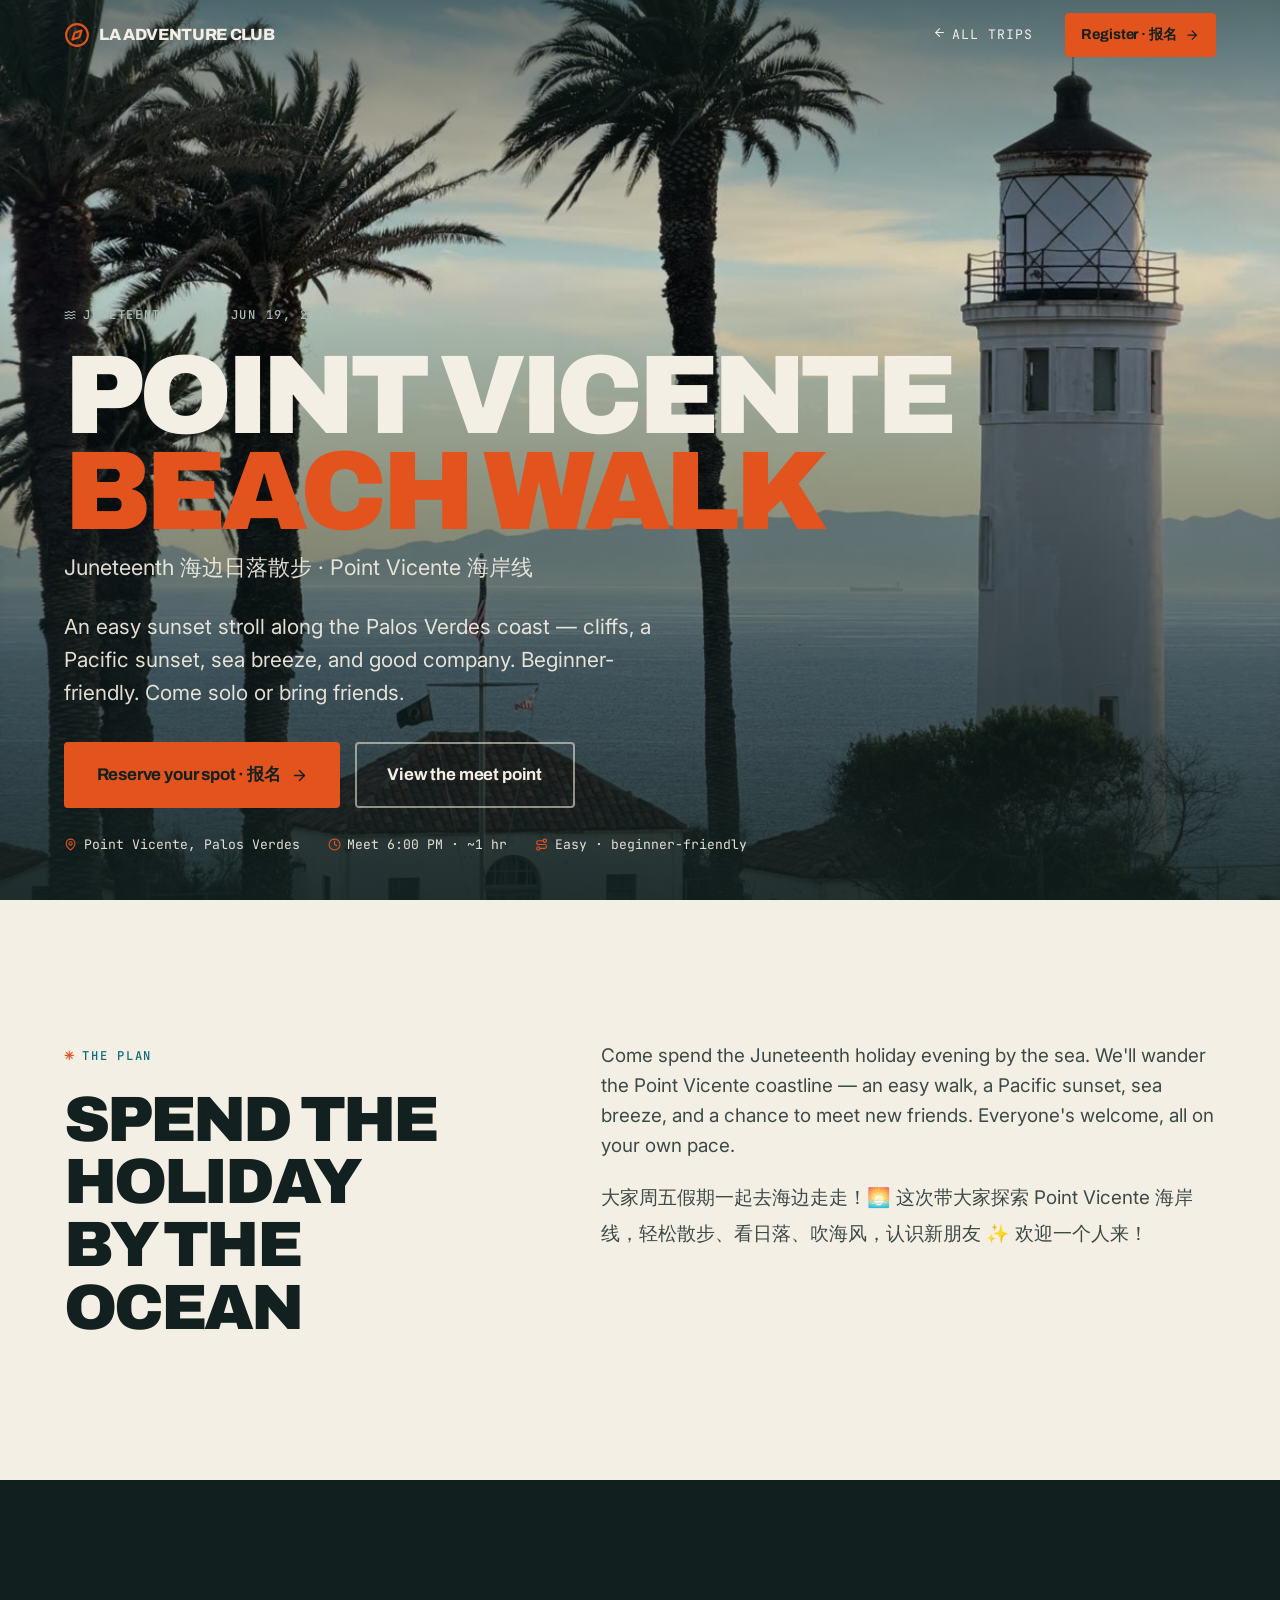
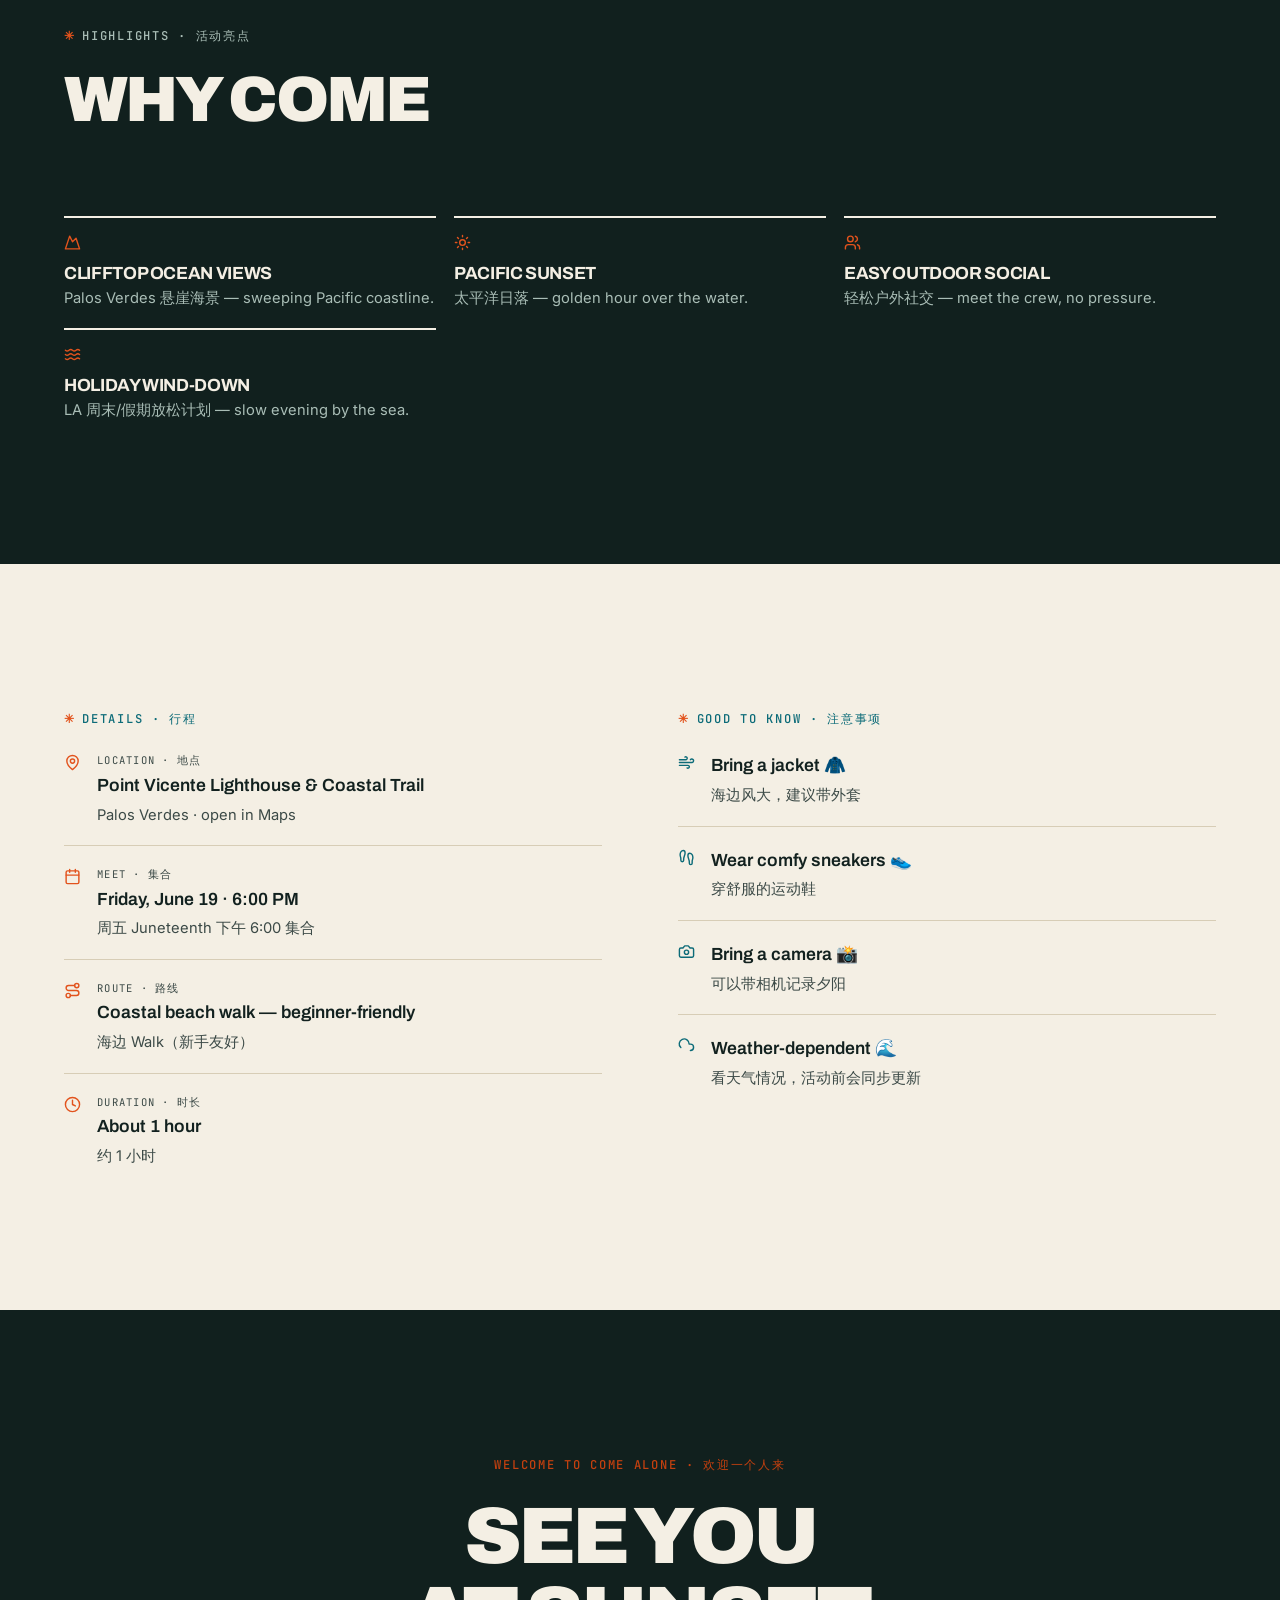
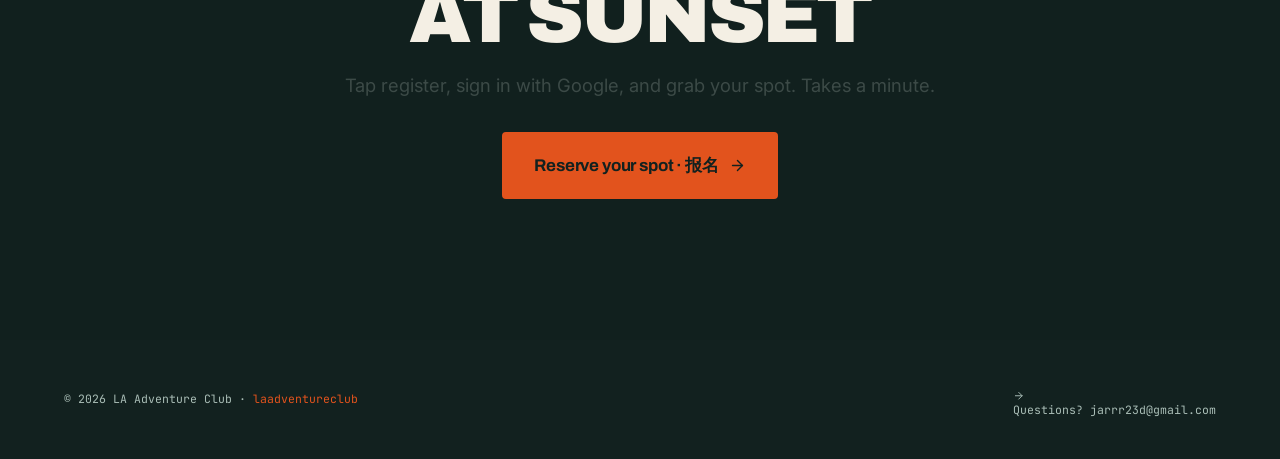
<file: juneteenth.html>
<!DOCTYPE html>
<html lang="en">
<head>
  <meta charset="UTF-8" />
  <meta name="viewport" content="width=device-width, initial-scale=1.0" />
  <title>Juneteenth Point Vicente Beach Walk — LA Adventure Club</title>
  <meta name="description" content="Friday June 19 · 6PM — an easy sunset beach walk along the Palos Verdes coast at Point Vicente. Beginner-friendly, ~1 hour. Come solo or bring friends. 周五假期一起去海边走走！" />
  <meta name="theme-color" content="#10211f" />
  <meta property="og:type" content="website" />
  <meta property="og:title" content="Juneteenth Point Vicente Beach Walk — LA Adventure Club" />
  <meta property="og:description" content="Fri Jun 19 · 6PM · Palos Verdes coast. Sunset, sea breeze, easy walk, new friends. 海边日落散步，欢迎一个人来！" />
  <meta property="og:image" content="assets/img/point-vicente.jpg" />
  <link rel="icon" href="assets/favicon.svg" type="image/svg+xml" />
  <link rel="preconnect" href="https://fonts.googleapis.com" />
  <link rel="preconnect" href="https://fonts.gstatic.com" crossorigin />
  <link href="https://fonts.googleapis.com/css2?family=Archivo:wght@500;600;700;800;900&family=Inter:wght@400;500;600&family=JetBrains+Mono:wght@400;500;700&display=swap" rel="stylesheet" />
  <link rel="stylesheet" href="styles.css" />
</head>
<body>
  <a class="skip-link" href="#main">Skip to content</a>

  <!-- ===== SVG ICON SPRITE ===== -->
  <svg width="0" height="0" class="sprite" aria-hidden="true" focusable="false">
    <defs>
      <symbol id="i-compass" viewBox="0 0 24 24"><circle cx="12" cy="12" r="10"/><polygon points="16.24 7.76 14.12 14.12 7.76 16.24 9.88 9.88 16.24 7.76"/></symbol>
      <symbol id="i-pin" viewBox="0 0 24 24"><path d="M20 10c0 6-8 12-8 12s-8-6-8-12a8 8 0 0 1 16 0Z"/><circle cx="12" cy="10" r="3"/></symbol>
      <symbol id="i-waves" viewBox="0 0 24 24"><path d="M2 6c.6.5 1.2 1 2.5 1C7 7 7 5 9.5 5c2.6 0 2.4 2 5 2 2.5 0 2.5-2 5-2 1.3 0 1.9.5 2.5 1"/><path d="M2 12c.6.5 1.2 1 2.5 1 2.5 0 2.5-2 5-2 2.6 0 2.4 2 5 2 2.5 0 2.5-2 5-2 1.3 0 1.9.5 2.5 1"/><path d="M2 18c.6.5 1.2 1 2.5 1 2.5 0 2.5-2 5-2 2.6 0 2.4 2 5 2 2.5 0 2.5-2 5-2 1.3 0 1.9.5 2.5 1"/></symbol>
      <symbol id="i-mountain" viewBox="0 0 24 24"><path d="m8 3 4 8 5-5 5 15H2L8 3z"/></symbol>
      <symbol id="i-sun" viewBox="0 0 24 24"><circle cx="12" cy="12" r="4"/><path d="M12 2v2M12 20v2M4.93 4.93l1.41 1.41M17.66 17.66l1.41 1.41M2 12h2M20 12h2M6.34 17.66l-1.41 1.41M19.07 4.93l-1.41 1.41"/></symbol>
      <symbol id="i-users" viewBox="0 0 24 24"><path d="M16 21v-2a4 4 0 0 0-4-4H6a4 4 0 0 0-4 4v2"/><circle cx="9" cy="7" r="4"/><path d="M22 21v-2a4 4 0 0 0-3-3.87"/><path d="M16 3.13a4 4 0 0 1 0 7.75"/></symbol>
      <symbol id="i-clock" viewBox="0 0 24 24"><circle cx="12" cy="12" r="10"/><path d="M12 6v6l4 2"/></symbol>
      <symbol id="i-cal" viewBox="0 0 24 24"><rect width="18" height="18" x="3" y="4" rx="2"/><path d="M3 10h18M8 2v4M16 2v4"/></symbol>
      <symbol id="i-route" viewBox="0 0 24 24"><circle cx="6" cy="19" r="3"/><path d="M9 19h8.5a3.5 3.5 0 0 0 0-7h-11a3.5 3.5 0 0 1 0-7H15"/><circle cx="18" cy="5" r="3"/></symbol>
      <symbol id="i-camera" viewBox="0 0 24 24"><path d="M14.5 4h-5L7 7H4a2 2 0 0 0-2 2v9a2 2 0 0 0 2 2h16a2 2 0 0 0 2-2V9a2 2 0 0 0-2-2h-3l-2.5-3z"/><circle cx="12" cy="13" r="3"/></symbol>
      <symbol id="i-wind" viewBox="0 0 24 24"><path d="M12.8 19.6A2 2 0 1 0 14 16H2"/><path d="M17.5 8a2.5 2.5 0 1 1 2 4H2"/><path d="M9.8 4.4A2 2 0 1 1 11 8H2"/></symbol>
      <symbol id="i-shoe" viewBox="0 0 24 24"><path d="M4 16v-2.4C4 11.5 3 10.5 3 8c0-2.7 1.5-6 4.5-6C9.4 2 10 3.8 10 5.5c0 3.1-2 5.7-2 8.7V16a2 2 0 1 1-4 0Z"/><path d="M20 20v-2.4c0-2.1 1-3.1 1-5.6 0-2.7-1.5-6-4.5-6C14.6 6 14 7.8 14 9.5c0 3.1 2 5.7 2 8.7V20a2 2 0 1 0 4 0Z"/></symbol>
      <symbol id="i-cloud" viewBox="0 0 24 24"><path d="M17.5 19a4.5 4.5 0 1 0 0-9h-1.8A7 7 0 1 0 4 14.9"/></symbol>
      <symbol id="i-arrow" viewBox="0 0 24 24"><path d="M5 12h14"/><path d="m12 5 7 7-7 7"/></symbol>
      <symbol id="i-back" viewBox="0 0 24 24"><path d="M19 12H5"/><path d="m12 19-7-7 7-7"/></symbol>
      <symbol id="i-menu" viewBox="0 0 24 24"><path d="M4 6h16M4 12h16M4 18h16"/></symbol>
      <symbol id="i-x" viewBox="0 0 24 24"><path d="M18 6 6 18M6 6l12 12"/></symbol>
    </defs>
  </svg>

  <!-- ===== NAV ===== -->
  <header class="nav" id="nav">
    <div class="nav__inner">
      <a class="brand" href="index.html" aria-label="LA Adventure Club home">
        <svg class="brand__mark" aria-hidden="true"><use href="#i-compass"/></svg>
        <span class="brand__text">LA Adventure Club</span>
      </a>
      <nav class="nav__links" id="navLinks" aria-label="Primary">
        <a href="index.html"><svg aria-hidden="true"><use href="#i-back"/></svg> All trips</a>
        <a class="btn btn--accent btn--sm" href="members.html?event=juneteenth-point-vicente">Register · 报名 <svg aria-hidden="true"><use href="#i-arrow"/></svg></a>
      </nav>
      <button class="nav__toggle" id="navToggle" aria-label="Open menu" aria-expanded="false">
        <svg class="nav__toggle-open" aria-hidden="true"><use href="#i-menu"/></svg>
        <svg class="nav__toggle-close" aria-hidden="true"><use href="#i-x"/></svg>
      </button>
    </div>
  </header>

  <main id="main">
    <!-- ===== HERO ===== -->
    <section class="hero" id="home">
      <div class="hero__media">
        <img src="assets/img/point-vicente.jpg" alt="Point Vicente Lighthouse and palm trees above the Pacific at golden hour, Palos Verdes" style="object-position: 50% 42%;" />
        <div class="hero__scrim"></div>
      </div>
      <div class="hero__grid">
        <p class="kicker kicker--light">
          <svg aria-hidden="true"><use href="#i-waves"/></svg>
          Juneteenth · Fri Jun 19, 2026 · 6:00 PM
        </p>
        <h1 class="hero__title hero__title--sm">
          <span>POINT VICENTE</span>
          <span class="hero__title-accent">BEACH WALK</span>
        </h1>
        <p class="hero__zh">Juneteenth 海边日落散步 · Point Vicente 海岸线</p>
        <p class="hero__sub">An easy sunset stroll along the Palos Verdes coast — cliffs, a Pacific sunset, sea breeze, and good company. Beginner-friendly. Come solo or bring friends.</p>
        <div class="hero__cta">
          <a class="btn btn--accent btn--lg" href="members.html?event=juneteenth-point-vicente">Reserve your spot · 报名 <svg aria-hidden="true"><use href="#i-arrow"/></svg></a>
          <a class="btn btn--outline-light btn--lg" href="https://maps.google.com/?q=Point+Vicente+Interpretive+Center" target="_blank" rel="noopener">View the meet point</a>
        </div>
        <ul class="hero__facts">
          <li><svg aria-hidden="true"><use href="#i-pin"/></svg> Point Vicente, Palos Verdes</li>
          <li><svg aria-hidden="true"><use href="#i-clock"/></svg> Meet 6:00 PM · ~1 hr</li>
          <li><svg aria-hidden="true"><use href="#i-route"/></svg> Easy · beginner-friendly</li>
        </ul>
      </div>
    </section>

    <!-- ===== INTRO ===== -->
    <section class="section">
      <div class="container intro-cols">
        <div>
          <p class="kicker"><span class="section__no">✳</span> The plan</p>
          <h2 class="section__title section__title--sm">Spend the holiday<br />by the ocean</h2>
        </div>
        <div class="intro-body">
          <p>Come spend the Juneteenth holiday evening by the sea. We'll wander the Point Vicente coastline — an easy walk, a Pacific sunset, sea breeze, and a chance to meet new friends. Everyone's welcome, all on your own pace.</p>
          <p class="zh">大家周五假期一起去海边走走！🌅 这次带大家探索 Point Vicente 海岸线，轻松散步、看日落、吹海风，认识新朋友 ✨ 欢迎一个人来！</p>
        </div>
      </div>
    </section>

    <!-- ===== HIGHLIGHTS ===== -->
    <section class="section section--dark">
      <div class="container">
        <header class="section__head">
          <p class="kicker kicker--light"><span class="section__no">✳</span> Highlights · 活动亮点</p>
          <h2 class="section__title section__title--sm">Why come</h2>
        </header>
        <div class="values values--dark">
          <div class="value reveal">
            <svg aria-hidden="true"><use href="#i-mountain"/></svg>
            <h4>Clifftop ocean views</h4>
            <p>Palos Verdes 悬崖海景 — sweeping Pacific coastline.</p>
          </div>
          <div class="value reveal">
            <svg aria-hidden="true"><use href="#i-sun"/></svg>
            <h4>Pacific sunset</h4>
            <p>太平洋日落 — golden hour over the water.</p>
          </div>
          <div class="value reveal">
            <svg aria-hidden="true"><use href="#i-users"/></svg>
            <h4>Easy outdoor social</h4>
            <p>轻松户外社交 — meet the crew, no pressure.</p>
          </div>
          <div class="value reveal">
            <svg aria-hidden="true"><use href="#i-waves"/></svg>
            <h4>Holiday wind-down</h4>
            <p>LA 周末/假期放松计划 — slow evening by the sea.</p>
          </div>
        </div>
      </div>
    </section>

    <!-- ===== DETAILS + GOOD TO KNOW ===== -->
    <section class="section">
      <div class="container evt-cols">
        <div>
          <p class="kicker"><span class="section__no">✳</span> Details · 行程</p>
          <ul class="infolist">
            <li>
              <svg aria-hidden="true"><use href="#i-pin"/></svg>
              <div>
                <p class="infolist__k">Location · 地点</p>
                <p class="infolist__v">Point Vicente Lighthouse &amp; Coastal Trail</p>
                <p class="infolist__sub">Palos Verdes · <a href="https://maps.google.com/?q=Point+Vicente+Interpretive+Center" target="_blank" rel="noopener">open in Maps</a></p>
              </div>
            </li>
            <li>
              <svg aria-hidden="true"><use href="#i-cal"/></svg>
              <div>
                <p class="infolist__k">Meet · 集合</p>
                <p class="infolist__v">Friday, June 19 · 6:00 PM</p>
                <p class="infolist__sub">周五 Juneteenth 下午 6:00 集合</p>
              </div>
            </li>
            <li>
              <svg aria-hidden="true"><use href="#i-route"/></svg>
              <div>
                <p class="infolist__k">Route · 路线</p>
                <p class="infolist__v">Coastal beach walk — beginner-friendly</p>
                <p class="infolist__sub">海边 Walk（新手友好）</p>
              </div>
            </li>
            <li>
              <svg aria-hidden="true"><use href="#i-clock"/></svg>
              <div>
                <p class="infolist__k">Duration · 时长</p>
                <p class="infolist__v">About 1 hour</p>
                <p class="infolist__sub">约 1 小时</p>
              </div>
            </li>
          </ul>
        </div>

        <div>
          <p class="kicker"><span class="section__no">✳</span> Good to know · 注意事项</p>
          <ul class="infolist infolist--notes">
            <li>
              <svg aria-hidden="true"><use href="#i-wind"/></svg>
              <div>
                <p class="infolist__v">Bring a jacket 🧥</p>
                <p class="infolist__sub">海边风大，建议带外套</p>
              </div>
            </li>
            <li>
              <svg aria-hidden="true"><use href="#i-shoe"/></svg>
              <div>
                <p class="infolist__v">Wear comfy sneakers 👟</p>
                <p class="infolist__sub">穿舒服的运动鞋</p>
              </div>
            </li>
            <li>
              <svg aria-hidden="true"><use href="#i-camera"/></svg>
              <div>
                <p class="infolist__v">Bring a camera 📸</p>
                <p class="infolist__sub">可以带相机记录夕阳</p>
              </div>
            </li>
            <li>
              <svg aria-hidden="true"><use href="#i-cloud"/></svg>
              <div>
                <p class="infolist__v">Weather-dependent 🌊</p>
                <p class="infolist__sub">看天气情况，活动前会同步更新</p>
              </div>
            </li>
          </ul>
        </div>
      </div>
    </section>

    <!-- ===== FINAL CTA ===== -->
    <section class="section section--dark evt-cta">
      <div class="container portal__narrow portal__center">
        <p class="kicker kicker--accent">Welcome to come alone · 欢迎一个人来</p>
        <h2 class="portal__title">See you<br />at sunset</h2>
        <p class="portal__lead">Tap register, sign in with Google, and grab your spot. Takes a minute.</p>
        <a class="btn btn--accent btn--lg" href="members.html?event=juneteenth-point-vicente">Reserve your spot · 报名 <svg aria-hidden="true"><use href="#i-arrow"/></svg></a>
      </div>
    </section>
  </main>

  <footer class="footer footer--slim">
    <div class="container footer__sub">
      <p>© <span id="year">2026</span> LA Adventure Club · <a href="index.html" style="color:var(--accent)">laadventureclub</a></p>
      <p><a class="footer__email" href="mailto:jarrr23d@gmail.com"><svg aria-hidden="true"><use href="#i-arrow"/></svg> Questions? jarrr23d@gmail.com</a></p>
    </div>
  </footer>

  <script src="script.js"></script>
</body>
</html>
</file>
<file: styles.css>
/* ===== LA Adventure Club — Exaggerated Minimalism / Editorial ===== */
:root {
  /* high-contrast, single accent + quiet ocean secondary */
  --ink: #12211f;          /* near-black, warm green-black */
  --ink-soft: #3c4a47;
  --paper: #f4efe4;        /* warm paper */
  --paper-2: #ece5d6;
  --paper-3: #e3dbc8;
  --line: #d7cdb6;
  --accent: #e2531d;       /* adventure orange (CTA / interaction) */
  --accent-deep: #c4400f;
  --ocean: #0c6b78;        /* secondary, quiet */
  --white: #ffffff;

  --dark: #11201e;         /* dark sections */
  --dark-2: #18302c;
  --dark-line: #2e433e;
  --on-dark: #f4efe4;
  --on-dark-soft: #a9bdb6;

  --f-display: "Archivo", system-ui, sans-serif;
  --f-body: "Inter", system-ui, sans-serif;
  --f-mono: "JetBrains Mono", ui-monospace, monospace;

  --maxw: 1240px;
  --gut: clamp(20px, 5vw, 64px);
  --r: 4px;
}

* { box-sizing: border-box; }
html { scroll-behavior: smooth; scroll-padding-top: 84px; -webkit-text-size-adjust: 100%; }
body {
  margin: 0; background: var(--paper); color: var(--ink);
  font-family: var(--f-body); font-size: 17px; line-height: 1.6;
  -webkit-font-smoothing: antialiased; overflow-x: hidden;
}
h1, h2, h3, h4 { font-family: var(--f-display); font-weight: 800; line-height: .98; letter-spacing: -.035em; margin: 0; }
p { margin: 0 0 1em; }
a { color: inherit; text-decoration: none; }
img, svg, video { display: block; max-width: 100%; }
.sprite { position: absolute; }
/* default icon rendering: stroke, Lucide-style */
svg:not(.brand__mark):not(.sprite) { width: 1em; height: 1em; fill: none; stroke: currentColor; stroke-width: 2; stroke-linecap: round; stroke-linejoin: round; }

.container { width: min(var(--maxw), 100% - var(--gut) * 2); margin-inline: auto; }

.skip-link { position: absolute; left: -999px; top: 0; z-index: 999; background: var(--ink); color: var(--paper); padding: 10px 16px; }
.skip-link:focus { left: 0; }

:focus-visible { outline: 3px solid var(--accent); outline-offset: 3px; }

/* ===== Kicker / mono labels ===== */
.kicker {
  display: inline-flex; align-items: center; gap: .55em;
  font-family: var(--f-mono); font-weight: 500; font-size: .76rem;
  text-transform: uppercase; letter-spacing: .14em; color: var(--ocean); margin: 0 0 1.4rem;
}
.kicker svg { width: 1.05em; height: 1.05em; }
.kicker--light { color: var(--on-dark-soft); }
.kicker--accent { color: var(--accent-deep); }
.section__no { color: var(--accent); font-weight: 700; }

/* ===== Buttons ===== */
.btn {
  display: inline-flex; align-items: center; justify-content: center; gap: .6em;
  font-family: var(--f-display); font-weight: 700; font-size: 1rem; letter-spacing: -.01em;
  padding: .9em 1.5em; border: 2px solid var(--ink); border-radius: var(--r); cursor: pointer;
  background: var(--ink); color: var(--paper);
  transition: background .2s ease, color .2s ease, border-color .2s ease, transform .12s ease;
}
.btn svg { width: 1.1em; height: 1.1em; transition: transform .2s ease; }
.btn:hover svg { transform: translateX(3px); }
.btn:active { transform: translateY(1px); }
.btn--accent { background: var(--accent); border-color: var(--accent); color: var(--ink); }
.btn--accent:hover { background: var(--ink); border-color: var(--ink); color: var(--paper); }
.btn--outline-light { background: transparent; border-color: rgba(244,239,228,.55); color: var(--on-dark); }
.btn--outline-light:hover { background: var(--on-dark); border-color: var(--on-dark); color: var(--ink); }
.btn--lg { padding: 1.05em 1.8em; font-size: 1.06rem; }
.btn--sm { padding: .6em 1em; font-size: .9rem; }
.btn--block { width: 100%; }

/* ===== Nav ===== */
.nav { position: fixed; inset: 0 0 auto 0; z-index: 100; transition: background .3s ease, border-color .3s ease; border-bottom: 1px solid transparent; }
.nav__inner { width: min(var(--maxw), 100% - var(--gut) * 2); margin-inline: auto; display: flex; align-items: center; justify-content: space-between; height: 70px; }
.nav.scrolled { background: color-mix(in srgb, var(--paper) 90%, transparent); backdrop-filter: blur(12px) saturate(1.1); border-bottom-color: var(--line); }

.brand { display: inline-flex; align-items: center; gap: .55em; font-family: var(--f-display); font-weight: 800; font-size: 1.02rem; letter-spacing: -.02em; text-transform: uppercase; color: var(--on-dark); }
.nav.scrolled .brand { color: var(--ink); }
.brand__mark { width: 26px; height: 26px; fill: none; stroke: var(--accent); stroke-width: 2; stroke-linecap: round; stroke-linejoin: round; }

.nav__links { display: flex; align-items: center; gap: 2rem; }
.nav__links a:not(.btn) { font-family: var(--f-mono); font-size: .82rem; text-transform: uppercase; letter-spacing: .08em; color: var(--on-dark); display: inline-flex; align-items: baseline; gap: .45em; transition: color .2s; }
.nav.scrolled .nav__links a:not(.btn) { color: var(--ink); }
.nav__idx { font-size: .68em; color: var(--accent); }
.nav__links a:not(.btn):hover { color: var(--accent); }
.nav.scrolled .nav__links a:not(.btn):hover { color: var(--accent); }

.nav__toggle { display: none; background: none; border: 0; color: var(--on-dark); cursor: pointer; padding: 6px; }
.nav.scrolled .nav__toggle { color: var(--ink); }
.nav__toggle svg { width: 30px; height: 30px; }
.nav__toggle-close { display: none; }

/* ===== Hero ===== */
.hero { position: relative; isolation: isolate; min-height: 100svh; display: flex; flex-direction: column; justify-content: flex-end; color: var(--on-dark); padding-top: 84px; }
.hero__media { position: absolute; inset: 0; z-index: 0; }
.hero__media img { width: 100%; height: 100%; object-fit: cover; }
.hero__scrim { position: absolute; inset: 0; background:
  linear-gradient(180deg, rgba(17,32,30,.6) 0%, rgba(17,32,30,.15) 30%, rgba(17,32,30,.85) 100%); }

.hero__grid { position: relative; z-index: 1; width: min(var(--maxw), 100% - var(--gut) * 2); margin-inline: auto; padding-bottom: clamp(28px, 5vh, 56px); }
.hero__title { font-weight: 900; font-size: clamp(3.6rem, 15vw, 12rem); line-height: .86; letter-spacing: -.05em; text-transform: uppercase; margin: 0; }
.hero__title span { display: block; }
.hero__title-accent { color: var(--accent); -webkit-text-stroke: 0; }
.hero__sub { max-width: 46ch; font-size: clamp(1.05rem, 1.7vw, 1.3rem); color: rgba(244,239,228,.92); margin: 1.6rem 0 2rem; }
.hero__cta { display: flex; flex-wrap: wrap; gap: .9rem; }

.hero__foot { position: relative; z-index: 1; width: min(var(--maxw), 100% - var(--gut) * 2); margin-inline: auto; display: flex; justify-content: space-between; align-items: center; gap: 24px; padding: 18px 0 22px; margin-top: 8px; border-top: 1px solid rgba(244,239,228,.25); flex-wrap: wrap; }
.hero__stats { display: flex; gap: clamp(24px, 5vw, 64px); margin: 0; }
.hero__stats div { display: flex; flex-direction: column-reverse; gap: .1em; }
.hero__stats dd { font-family: var(--f-display); font-weight: 800; font-size: clamp(1.8rem, 4vw, 2.8rem); line-height: 1; margin: 0; }
.hero__stats dt { font-family: var(--f-mono); font-size: .68rem; text-transform: uppercase; letter-spacing: .12em; color: var(--on-dark-soft); }
.hero__scroll { font-family: var(--f-mono); font-size: .76rem; text-transform: uppercase; letter-spacing: .14em; display: inline-flex; align-items: center; gap: .5em; color: var(--on-dark); }
.hero__scroll svg { width: 1.1em; height: 1.1em; transform: rotate(90deg); animation: bob 1.8s ease-in-out infinite; }
@keyframes bob { 0%,100% { transform: rotate(90deg) translateX(0); } 50% { transform: rotate(90deg) translateX(4px); } }

/* ===== Marquee ===== */
.marquee { background: var(--accent); color: var(--ink); overflow: hidden; border-block: 2px solid var(--ink); }
.marquee__track { display: inline-flex; align-items: center; gap: 1.2rem; white-space: nowrap; padding: 14px 0; will-change: transform; animation: marquee 24s linear infinite; }
.marquee span { font-family: var(--f-display); font-weight: 800; font-size: clamp(1.3rem, 3vw, 2.2rem); text-transform: uppercase; letter-spacing: -.02em; }
.marquee i { font-style: normal; font-size: clamp(1rem, 2vw, 1.6rem); opacity: .7; }
@keyframes marquee { to { transform: translateX(-33.33%); } }

/* ===== Sections ===== */
.section { padding: clamp(72px, 11vw, 150px) 0; position: relative; }
.section--dark { background: var(--dark); color: var(--on-dark); }
.section__head { max-width: 720px; margin-bottom: clamp(48px, 7vw, 84px); }
.section__title { font-size: clamp(2.6rem, 8vw, 6rem); font-weight: 900; text-transform: uppercase; letter-spacing: -.045em; }
.section--dark .section__title { color: var(--on-dark); }
.section__lead { font-size: 1.18rem; color: var(--ink-soft); max-width: 52ch; margin: 1.4rem 0 0; }
.section__lead--light { color: var(--on-dark-soft); }

/* ===== Field log entries ===== */
.log { display: grid; gap: clamp(56px, 9vw, 120px); }
.entry { display: grid; grid-template-columns: 1.08fr .92fr; gap: clamp(28px, 4vw, 64px); align-items: center; }
.entry--flip .entry__media { order: 2; }
.entry__media { position: relative; border: 2px solid var(--ink); border-radius: var(--r); overflow: hidden; aspect-ratio: 16/9; background: #000; }
.entry__media video { width: 100%; height: 100%; object-fit: cover; }
.entry__no { position: absolute; top: 0; left: 0; z-index: 3; font-family: var(--f-mono); font-weight: 700; font-size: .8rem; background: var(--ink); color: var(--paper); padding: 6px 12px; letter-spacing: .1em; }
.entry__play { position: absolute; inset: 0; z-index: 2; display: grid; place-items: center; pointer-events: none; transition: opacity .25s; }
.entry__play svg { width: 30px; height: 30px; color: var(--ink); fill: var(--ink); stroke: none; }
.entry__play::before { content: ""; position: absolute; width: 76px; height: 76px; background: var(--accent); border: 2px solid var(--ink); border-radius: 50%; z-index: -1; }
.entry__media:hover .entry__play, .entry__media:focus-within .entry__play { opacity: 0; }

.entry__tag { display: inline-flex; align-items: center; gap: .5em; font-family: var(--f-mono); font-size: .76rem; text-transform: uppercase; letter-spacing: .12em; color: var(--ocean); margin: 0 0 1rem; }
.entry__tag svg { width: 1.15em; height: 1.15em; }
.entry__body h3 { font-size: clamp(1.9rem, 4.2vw, 3.1rem); font-weight: 800; text-transform: uppercase; letter-spacing: -.04em; margin-bottom: .5rem; }
.entry__desc { color: var(--ink-soft); max-width: 48ch; }

.meta { display: flex; flex-wrap: wrap; gap: 12px 28px; margin: 1.4rem 0; padding: 16px 0; border-block: 1px solid var(--line); }
.meta div { display: flex; flex-direction: column; gap: .2em; }
.meta dt { font-family: var(--f-mono); font-size: .64rem; text-transform: uppercase; letter-spacing: .14em; color: var(--ink-soft); }
.meta dd { margin: 0; font-family: var(--f-mono); font-weight: 500; font-size: .9rem; }

.gallery { display: grid; grid-template-columns: repeat(3, 1fr); gap: 8px; }
.thumb { padding: 0; border: 2px solid var(--ink); background: none; cursor: pointer; overflow: hidden; aspect-ratio: 4/3; border-radius: var(--r); }
.thumb img { width: 100%; height: 100%; object-fit: cover; transition: transform .4s ease, filter .3s ease; filter: grayscale(.15); }
.thumb:hover img { transform: scale(1.08); filter: grayscale(0); }

/* ===== Upcoming trips (editorial list) ===== */
.upcoming { display: grid; gap: 0; border-top: 1px solid var(--dark-line); margin-bottom: clamp(56px, 8vw, 96px); }
.trip { display: grid; grid-template-columns: auto 1fr auto; gap: clamp(18px, 3vw, 40px); align-items: center; padding: clamp(22px, 3vw, 34px) 0; border-bottom: 1px solid var(--dark-line); transition: padding-left .25s ease; }
.trip:hover { padding-left: 14px; }
.trip__date { display: grid; place-items: center; width: 78px; height: 78px; border: 2px solid var(--accent); border-radius: var(--r); line-height: 1; flex-shrink: 0; }
.trip__date b { font-family: var(--f-display); font-weight: 900; font-size: 2rem; color: var(--on-dark); }
.trip__date span { font-family: var(--f-mono); font-size: .66rem; letter-spacing: .14em; color: var(--accent); margin-top: 3px; }
.trip__tag { display: inline-flex; align-items: center; gap: .5em; font-family: var(--f-mono); font-size: .72rem; text-transform: uppercase; letter-spacing: .1em; color: var(--on-dark-soft); margin: 0 0 .4rem; }
.trip__tag svg { width: 1.1em; height: 1.1em; }
.trip__info h3 { font-size: clamp(1.3rem, 3vw, 2rem); font-weight: 700; text-transform: uppercase; letter-spacing: -.03em; color: var(--on-dark); }
.trip__meta { font-family: var(--f-mono); font-size: .82rem; color: var(--on-dark-soft); margin: .4rem 0 0; }
.trip__cta { display: inline-flex; align-items: center; gap: .5em; font-family: var(--f-mono); font-weight: 500; font-size: .82rem; text-transform: uppercase; letter-spacing: .1em; color: var(--accent); white-space: nowrap; }
.trip__cta svg { width: 1.2em; height: 1.2em; transition: transform .2s; }
.trip__cta:hover svg { transform: translate(2px, -2px); }

/* ===== Register ===== */
.register { display: grid; grid-template-columns: .8fr 1.2fr; gap: clamp(28px, 5vw, 72px); background: var(--paper); color: var(--ink); border: 2px solid var(--ink); border-radius: var(--r); padding: clamp(26px, 4vw, 56px); }
.register__intro h3 { font-size: clamp(2rem, 4.5vw, 3.2rem); font-weight: 900; text-transform: uppercase; letter-spacing: -.04em; margin-bottom: 1rem; }
.register__intro > p { color: var(--ink-soft); }
.register__perks { list-style: none; padding: 0; margin: 1.6rem 0 0; display: grid; gap: .7em; }
.register__perks li { display: flex; align-items: center; gap: .6em; font-family: var(--f-mono); font-size: .86rem; }
.register__perks svg { width: 1.05em; height: 1.05em; color: var(--accent); stroke-width: 2.5; }
.register__cta { align-self: center; }
.howto { list-style: none; counter-reset: step; padding: 0; margin: 1rem 0 1.8rem; display: grid; gap: 14px; }
.howto li { display: flex; align-items: center; gap: .9em; font-family: var(--f-display); font-weight: 600; font-size: 1.02rem; }
.howto li span { flex-shrink: 0; width: 34px; height: 34px; display: grid; place-items: center; border: 2px solid var(--ink); border-radius: 50%; font-family: var(--f-mono); font-weight: 700; font-size: .9rem; }
.register__fine { font-family: var(--f-mono); font-size: .74rem; color: var(--ink-soft); margin: 1rem 0 0; text-align: center; }

/* ===== Form ===== */
.form__row { display: grid; grid-template-columns: 1fr 1fr; gap: 16px; }
.field { display: flex; flex-direction: column; gap: .5em; margin-bottom: 16px; }
.field span { font-family: var(--f-mono); font-size: .72rem; text-transform: uppercase; letter-spacing: .1em; color: var(--ink-soft); }
.field span i { color: var(--accent-deep); font-style: normal; }
.field span small { text-transform: none; letter-spacing: 0; }
.field input, .field select, .field textarea {
  font-family: var(--f-body); font-size: 1rem; padding: .85em .9em; min-height: 48px;
  border: 2px solid var(--line); border-radius: var(--r); background: var(--white); color: var(--ink);
  transition: border-color .2s, box-shadow .2s;
}
.field textarea { min-height: auto; resize: vertical; }
.field input:focus, .field select:focus, .field textarea:focus { outline: none; border-color: var(--ink); box-shadow: 3px 3px 0 var(--accent); }
.field input::placeholder, .field textarea::placeholder { color: #9a9281; }
.hp { position: absolute; left: -9999px; width: 1px; height: 1px; opacity: 0; }
.checkbox { display: flex; gap: .7em; align-items: flex-start; margin: 6px 0 20px; font-size: .9rem; color: var(--ink-soft); }
.checkbox input { margin-top: .15em; width: 20px; height: 20px; accent-color: var(--accent); flex-shrink: 0; }
.checkbox i { color: var(--accent-deep); font-style: normal; }
.form__status { font-family: var(--f-mono); font-size: .86rem; margin: 1em 0 0; min-height: 1.3em; }
.form__status.ok { color: var(--ocean); }
.form__status.err { color: var(--accent-deep); }
.form.sending #submitBtn { opacity: .6; pointer-events: none; }

/* ===== About ===== */
.about { display: grid; grid-template-columns: 1.3fr .82fr; gap: clamp(36px, 6vw, 90px); align-items: start; }
.about__statement { font-size: clamp(2.4rem, 6vw, 4.6rem); font-weight: 900; text-transform: uppercase; letter-spacing: -.045em; margin-bottom: 1.6rem; }
.about__statement em { font-style: normal; color: var(--accent); }
.about__text > p { color: var(--ink-soft); max-width: 56ch; font-size: 1.08rem; }
.values { display: grid; grid-template-columns: repeat(3, 1fr); gap: 18px; margin-top: 2.6rem; }
.value { border-top: 2px solid var(--ink); padding-top: 16px; }
.value svg { width: 30px; height: 30px; color: var(--accent); margin-bottom: 14px; }
.value h4 { font-family: var(--f-display); font-weight: 700; font-size: 1.1rem; text-transform: uppercase; letter-spacing: -.02em; margin-bottom: .3rem; }
.value p { font-size: .92rem; color: var(--ink-soft); margin: 0; }

.captain { position: sticky; top: 96px; background: var(--dark); color: var(--on-dark); border-radius: var(--r); border: 2px solid var(--ink); padding: clamp(26px, 3vw, 40px); text-align: center; }
.captain__label { font-family: var(--f-mono); font-size: .68rem; text-transform: uppercase; letter-spacing: .16em; color: var(--accent); margin: 0 0 1.4rem; }
.captain__avatar { width: 96px; height: 96px; margin: 0 auto 1.2rem; border-radius: 50%; display: grid; place-items: center; font-family: var(--f-display); font-weight: 900; font-size: 2rem; color: var(--ink); background: var(--accent); border: 2px solid var(--on-dark); }
.captain h3 { font-size: 1.9rem; font-weight: 800; text-transform: uppercase; margin-bottom: .15rem; }
.captain__role { font-family: var(--f-mono); font-size: .72rem; text-transform: uppercase; letter-spacing: .12em; color: var(--on-dark-soft); margin-bottom: 1.3rem; }
.captain__bio { color: rgba(244,239,228,.86); font-size: .96rem; font-style: italic; margin-bottom: 1.6rem; }

/* ===== Footer ===== */
.footer { background: var(--ink); color: var(--on-dark); padding: clamp(56px, 8vw, 96px) 0 32px; }
.footer__top { display: grid; grid-template-columns: 1.1fr 1fr; gap: 40px; padding-bottom: 48px; border-bottom: 1px solid var(--dark-line); }
.footer__wordmark { font-family: var(--f-display); font-weight: 900; font-size: clamp(2.4rem, 7vw, 5rem); line-height: .9; letter-spacing: -.05em; text-transform: uppercase; margin: 0; }
.footer__wordmark span { color: var(--accent); }
.footer__cols { display: grid; grid-template-columns: 1fr 1.2fr; gap: 32px; }
.footer__h { font-family: var(--f-mono); font-size: .7rem; text-transform: uppercase; letter-spacing: .14em; color: var(--on-dark-soft); margin: 0 0 1.1rem; }
.footer__nav { display: flex; flex-direction: column; gap: .7em; align-items: flex-start; }
.footer__nav a, .footer__loc { display: inline-flex; align-items: center; gap: .5em; font-size: .95rem; color: var(--on-dark); transition: color .2s; }
.footer__nav a:hover { color: var(--accent); }
.footer__nav svg { width: 1.1em; height: 1.1em; color: var(--accent); }
.footer__loc { color: var(--on-dark-soft); margin: 0; }
.footer__sub { display: flex; justify-content: space-between; gap: 16px; flex-wrap: wrap; padding-top: 22px; font-family: var(--f-mono); font-size: .72rem; color: var(--on-dark-soft); }
.footer__credits { max-width: 64ch; }

/* ===== Lightbox ===== */
.lightbox { position: fixed; inset: 0; z-index: 300; background: rgba(8,16,15,.94); display: none; align-items: center; justify-content: center; padding: 4vw; }
.lightbox.open { display: flex; }
.lightbox img { max-width: 100%; max-height: 90vh; border: 2px solid var(--paper); }
.lightbox__close { position: absolute; top: 20px; right: 24px; width: 48px; height: 48px; display: grid; place-items: center; background: none; border: 0; color: var(--paper); cursor: pointer; }
.lightbox__close svg { width: 32px; height: 32px; }

/* ===== Reveal on scroll ===== */
.reveal { opacity: 0; transform: translateY(28px); transition: opacity .7s ease, transform .7s ease; }
.reveal.in { opacity: 1; transform: none; }

/* ===== Responsive ===== */
@media (max-width: 900px) {
  body { font-size: 16px; }
  .nav__links {
    position: fixed; inset: 0 0 auto 0; flex-direction: column; align-items: stretch; gap: 0;
    background: var(--paper); padding: 84px var(--gut) 28px; border-bottom: 1px solid var(--line);
    transform: translateY(-105%); transition: transform .35s cubic-bezier(.2,.7,.2,1);
  }
  .nav__links.open { transform: translateY(0); }
  .nav__links a:not(.btn) { color: var(--ink) !important; padding: 16px 0; border-bottom: 1px solid var(--line); font-size: 1rem; }
  .nav__links .btn { margin-top: 18px; justify-content: center; }
  .nav__toggle { display: block; z-index: 5; }
  .nav__links.open ~ .nav__toggle { color: var(--ink); }
  .nav { background: color-mix(in srgb, var(--paper) 88%, transparent); backdrop-filter: blur(10px); border-bottom: 1px solid transparent; }
  .nav .brand { color: var(--ink); }
  .nav .nav__toggle { color: var(--ink); }
  body.menu-open .nav__toggle-open { display: none; }
  body.menu-open .nav__toggle-close { display: block; }

  .entry, .entry--flip { grid-template-columns: 1fr; gap: 22px; }
  .entry--flip .entry__media { order: 0; }
  .register { grid-template-columns: 1fr; }
  .about { grid-template-columns: 1fr; }
  .captain { position: static; }
  .footer__top { grid-template-columns: 1fr; gap: 32px; }
}
@media (max-width: 560px) {
  :root { --r: 3px; }
  .form__row { grid-template-columns: 1fr; }
  .values { grid-template-columns: 1fr; gap: 0; }
  .value { border-top: 1px solid var(--line); padding: 16px 0; }
  .value:first-child { border-top: 2px solid var(--ink); }
  .trip { grid-template-columns: auto 1fr; }
  .trip__cta { grid-column: 2; justify-self: start; }
  .hero__stats { gap: 22px; }
  .footer__cols { grid-template-columns: 1fr; }
}

@media (prefers-reduced-motion: reduce) {
  * { scroll-behavior: auto !important; }
  .marquee__track, .hero__scroll svg { animation: none !important; }
  .reveal { opacity: 1; transform: none; transition: none; }
}

/* ============================================================
   MEMBER PORTAL (members.html)
   ============================================================ */
.hidden { display: none !important; }
.muted { color: var(--ink-soft); font-family: var(--f-mono); font-size: .9rem; }
.nav--solid { background: var(--paper); border-bottom: 1px solid var(--line); }
.nav--solid .brand { color: var(--ink); }
.nav--solid .nav__links a:not(.btn):not(.btn--sm) { color: var(--ink); }

.btn--outline-ink { background: transparent; border-color: var(--ink); color: var(--ink); }
.btn--outline-ink:hover { background: var(--ink); color: var(--paper); }
.btn--google { background: var(--white); color: var(--ink); border-color: var(--ink); }
.btn--google:hover { background: var(--ink); color: var(--paper); }
.btn--google:hover .g-logo path { fill: var(--paper); }
.g-logo { flex-shrink: 0; }

body.members { padding-top: 70px; min-height: 100dvh; display: flex; flex-direction: column; }
.portal { flex: 1; padding: clamp(48px, 8vw, 96px) 0; }
.portal__narrow { max-width: 640px; }
.portal__center { text-align: center; }
.portal__center .kicker { justify-content: center; }
.portal__title { font-size: clamp(2.6rem, 7vw, 5rem); font-weight: 900; text-transform: uppercase; letter-spacing: -.045em; margin-bottom: 1rem; }
.portal__lead { font-size: 1.15rem; color: var(--ink-soft); margin-bottom: 2rem; }
.portal__fine { font-family: var(--f-mono); font-size: .78rem; color: var(--ink-soft); margin-top: 1.2rem; }
.portal__center .btn--google { margin-inline: auto; min-width: 280px; }
.portal__form { margin-top: 1.5rem; text-align: left; }

/* dashboard */
.dash__head { display: flex; justify-content: space-between; align-items: flex-start; gap: 24px; flex-wrap: wrap; margin-bottom: clamp(36px, 6vw, 60px); }
.dash__profile { display: flex; gap: 16px; align-items: center; background: var(--paper-2); border: 1px solid var(--line); border-radius: var(--r); padding: 16px 20px; }
.dash__avatar { width: 54px; height: 54px; flex-shrink: 0; border-radius: 50%; display: grid; place-items: center; font-family: var(--f-display); font-weight: 800; font-size: 1.3rem; color: var(--ink); background: var(--accent); }
.dash__name { font-family: var(--f-display); font-weight: 700; font-size: 1.1rem; margin: 0; }
.dash__meta { font-family: var(--f-mono); font-size: .76rem; color: var(--ink-soft); margin: .2em 0 .4em; }
.linkbtn { background: none; border: 0; padding: 0; cursor: pointer; font-family: var(--f-mono); font-size: .78rem; text-transform: uppercase; letter-spacing: .08em; color: var(--ocean); text-decoration: underline; text-underline-offset: 3px; }
.linkbtn:hover { color: var(--accent); }
.linkbtn--danger { color: var(--accent-deep); }
.dash__h2 { font-size: clamp(1.6rem, 4vw, 2.4rem); font-weight: 800; text-transform: uppercase; letter-spacing: -.03em; margin-bottom: 1.4rem; }

/* event cards */
.events-list { display: grid; gap: 16px; }
.ecard { display: grid; grid-template-columns: auto 1fr auto; gap: clamp(16px, 3vw, 32px); align-items: center; background: var(--white); border: 2px solid var(--ink); border-radius: var(--r); padding: clamp(18px, 2.5vw, 26px); }
.ecard--focus { box-shadow: 6px 6px 0 var(--accent); }
.ecard__date { display: grid; place-items: center; width: 72px; height: 72px; border: 2px solid var(--accent); border-radius: var(--r); line-height: 1; flex-shrink: 0; }
.ecard__date b { font-family: var(--f-display); font-weight: 900; font-size: 1.9rem; }
.ecard__date span { font-family: var(--f-mono); font-size: .64rem; letter-spacing: .12em; color: var(--accent-deep); margin-top: 3px; }
.ecard__tag { display: inline-flex; align-items: center; gap: .5em; font-family: var(--f-mono); font-size: .72rem; text-transform: uppercase; letter-spacing: .1em; color: var(--ocean); margin: 0 0 .4rem; }
.ecard__tag svg { width: 1.1em; height: 1.1em; }
.ecard__main h3 { font-size: clamp(1.2rem, 2.6vw, 1.7rem); font-weight: 700; text-transform: uppercase; letter-spacing: -.03em; }
.ecard__meta { display: flex; flex-wrap: wrap; gap: 6px 18px; margin: .5rem 0; font-family: var(--f-mono); font-size: .78rem; color: var(--ink-soft); }
.ecard__meta span { display: inline-flex; align-items: center; gap: .4em; }
.ecard__meta svg { width: 1.05em; height: 1.05em; color: var(--ocean); }
.ecard__desc { color: var(--ink-soft); font-size: .92rem; margin: 0; max-width: 60ch; }
.ecard__action { display: flex; flex-direction: column; align-items: flex-end; gap: 10px; min-width: 140px; }
.ecard__guestsel { display: flex; flex-direction: column; gap: .3em; }
.ecard__guestsel span { font-family: var(--f-mono); font-size: .64rem; text-transform: uppercase; letter-spacing: .1em; color: var(--ink-soft); }
.ecard__guestsel select { padding: .5em .6em; border: 2px solid var(--line); border-radius: var(--r); font-family: var(--f-body); background: var(--white); }
.ecard__guests { font-family: var(--f-mono); font-size: .76rem; color: var(--ink-soft); }
.rbadge { display: inline-flex; align-items: center; gap: .4em; font-family: var(--f-mono); font-weight: 500; font-size: .76rem; text-transform: uppercase; letter-spacing: .08em; padding: .4em .7em; border-radius: var(--r); }
.rbadge svg { width: 1.1em; height: 1.1em; }
.rbadge--ok { background: rgba(12,107,120,.12); color: var(--ocean); }
.rbadge--wait { background: rgba(226,83,29,.14); color: var(--accent-deep); }

.footer--slim { padding: 28px 0; }

/* ============================================================
   EVENT PAGE (juneteenth.html)
   ============================================================ */
.hero__title--sm { font-size: clamp(2.8rem, 10vw, 7rem); }
.hero__zh { font-family: var(--f-body); font-size: clamp(1rem, 2.2vw, 1.35rem); color: rgba(244,239,228,.9); margin: .6rem 0 0; }
.hero__facts { list-style: none; display: flex; flex-wrap: wrap; gap: 12px 28px; padding: 0; margin: 1.6rem 0 0; }
.hero__facts li { display: inline-flex; align-items: center; gap: .5em; font-family: var(--f-mono); font-size: .82rem; color: rgba(244,239,228,.92); }
.hero__facts svg { width: 1.1em; height: 1.1em; color: var(--accent); }
.section__title--sm { font-size: clamp(2.2rem, 5.5vw, 4rem); }

.intro-cols { display: grid; grid-template-columns: 1fr 1.3fr; gap: clamp(28px, 5vw, 72px); align-items: start; }
.intro-body p { font-size: 1.18rem; color: var(--ink-soft); }
.zh { font-family: var(--f-body); color: var(--ink-soft); line-height: 1.9; }
.section--dark .zh { color: var(--on-dark-soft); }

.values--dark .value { border-top-color: var(--on-dark); }
.values--dark .value h4 { color: var(--on-dark); }
.values--dark .value p { color: var(--on-dark-soft); }

.evt-cols { display: grid; grid-template-columns: 1fr 1fr; gap: clamp(32px, 6vw, 80px); align-items: start; }
.infolist { list-style: none; padding: 0; margin: 0; display: grid; gap: 20px; }
.infolist li { display: grid; grid-template-columns: auto 1fr; gap: 16px; align-items: start; padding-bottom: 18px; border-bottom: 1px solid var(--line); }
.infolist li:last-child { border-bottom: 0; padding-bottom: 0; }
.infolist > li > svg { width: 28px; height: 28px; color: var(--accent); margin-top: 2px; }
.infolist--notes > li > svg { color: var(--ocean); }
.infolist__k { font-family: var(--f-mono); font-size: .66rem; text-transform: uppercase; letter-spacing: .12em; color: var(--ink-soft); margin: 0 0 .25em; }
.infolist__v { font-family: var(--f-display); font-weight: 600; font-size: 1.1rem; margin: 0; }
.infolist__sub { font-size: .92rem; color: var(--ink-soft); margin: .25em 0 0; }
.evt-cta .portal__title { font-size: clamp(2.4rem, 7vw, 5rem); }

@media (max-width: 760px) {
  .intro-cols { grid-template-columns: 1fr; gap: 20px; }
  .evt-cols { grid-template-columns: 1fr; gap: 36px; }
}

/* featured upcoming-trip card on the landing page */
.trip--featured { position: relative; padding-left: 18px; }
.trip--featured::before { content: ""; position: absolute; left: 0; top: 14px; bottom: 14px; width: 4px; background: var(--accent); border-radius: 4px; }
.trip--featured .trip__tag { color: var(--accent); }

@media (max-width: 640px) {
  .ecard { grid-template-columns: auto 1fr; }
  .ecard__action { grid-column: 1 / -1; flex-direction: row; align-items: center; justify-content: space-between; min-width: 0; }
  .dash__head { flex-direction: column; }
  .dash__profile { width: 100%; }
}
</file>
